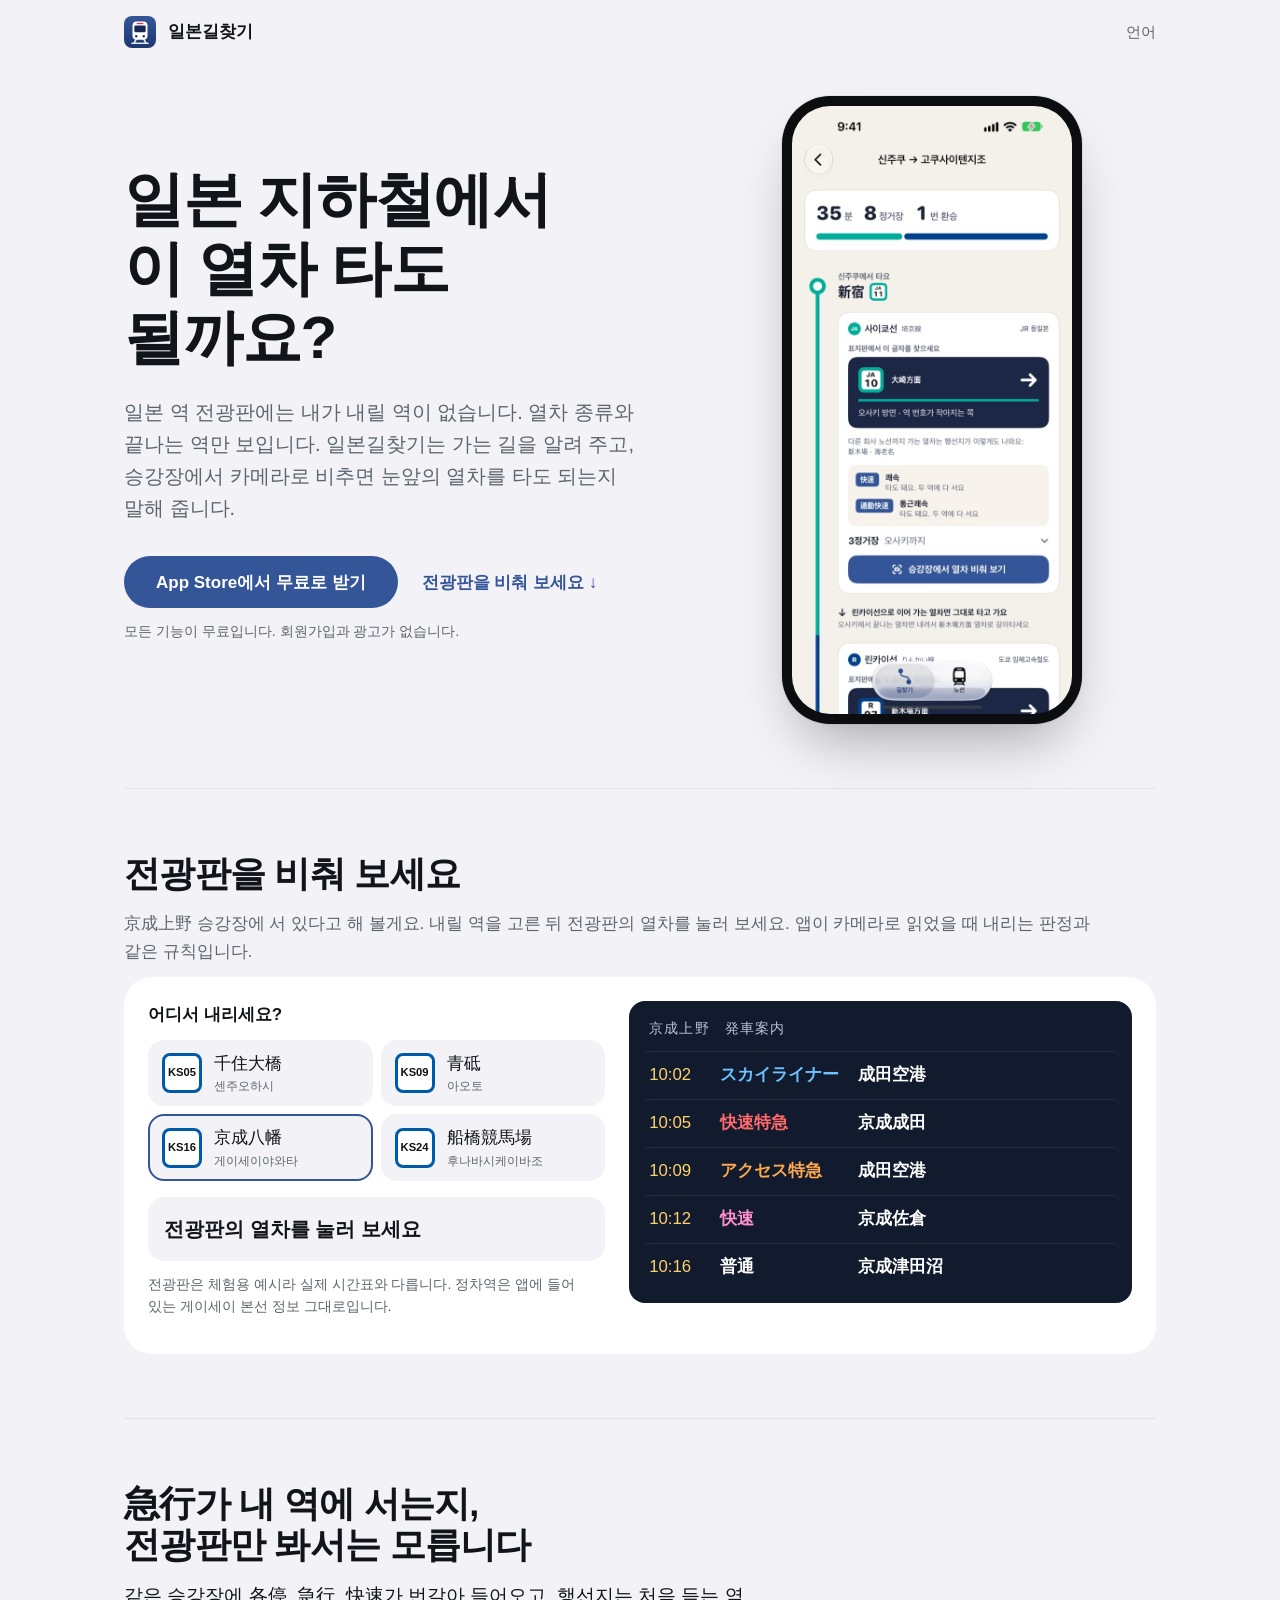
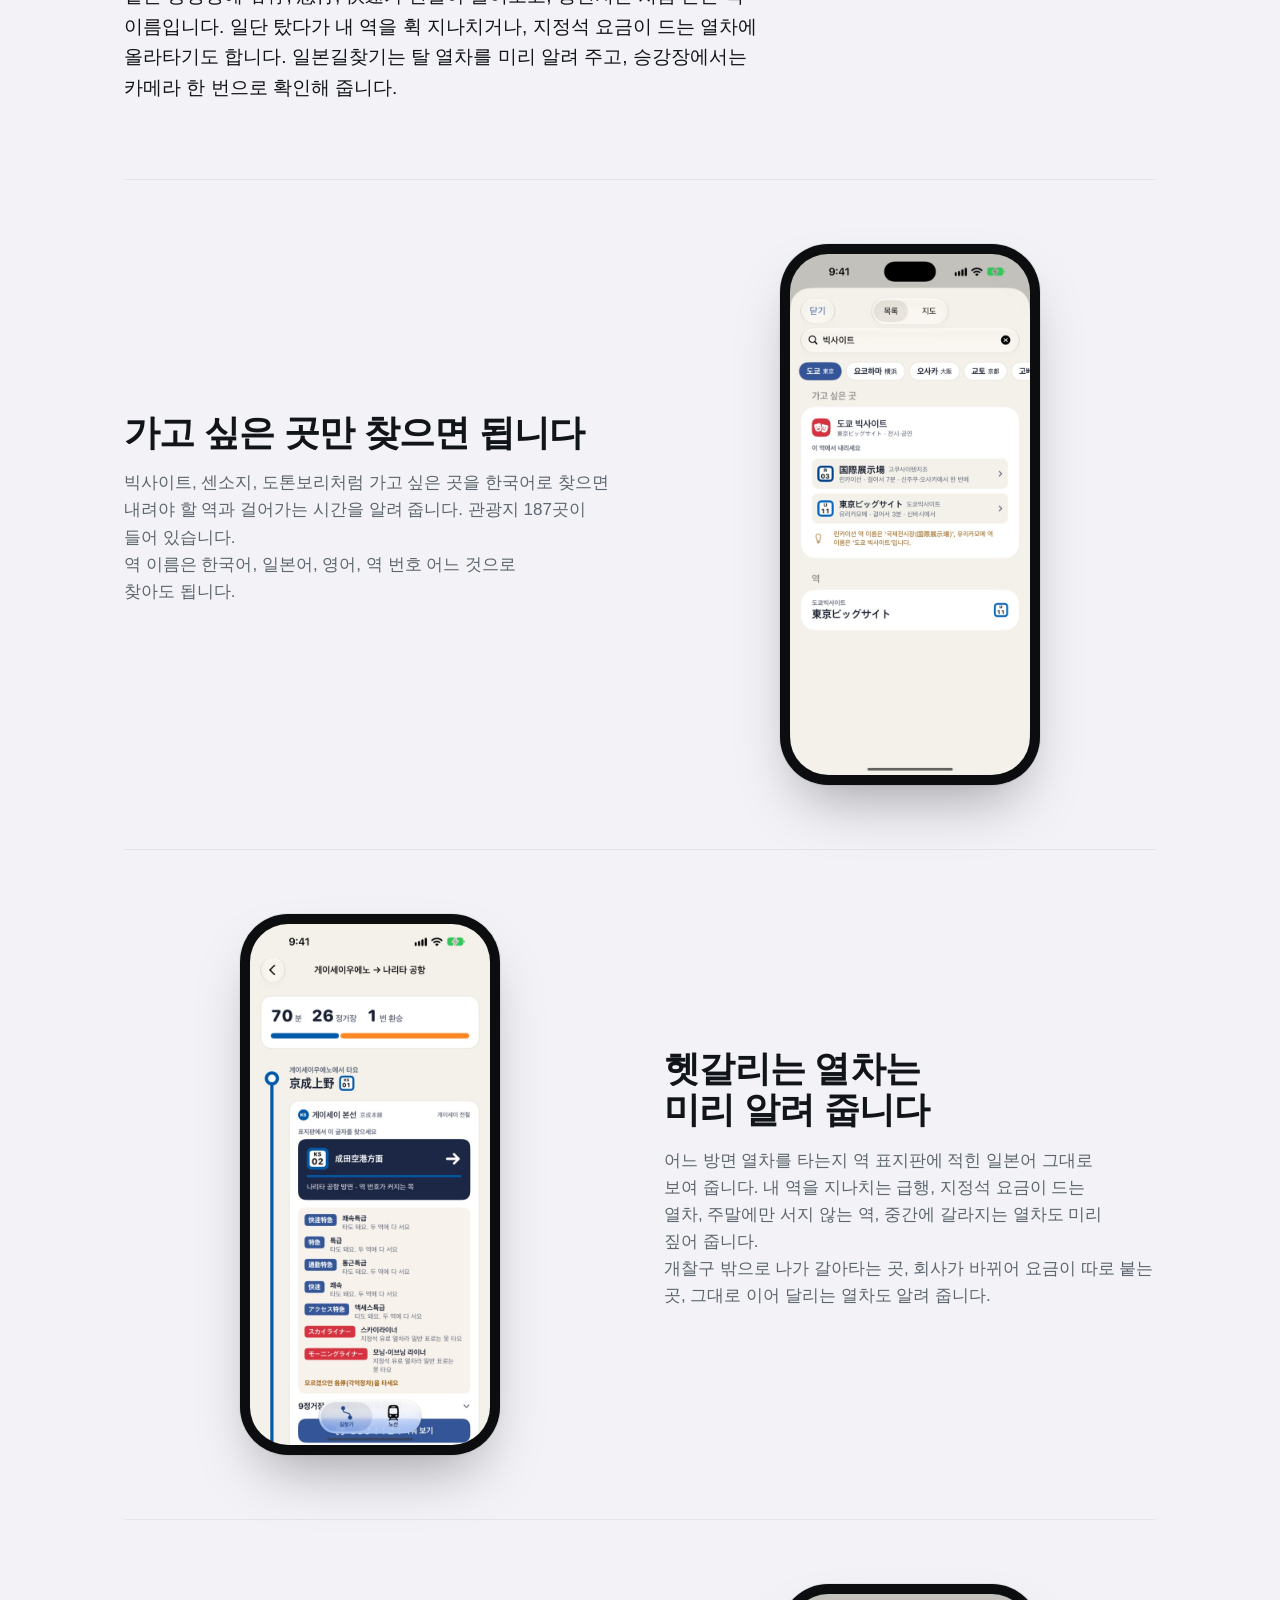
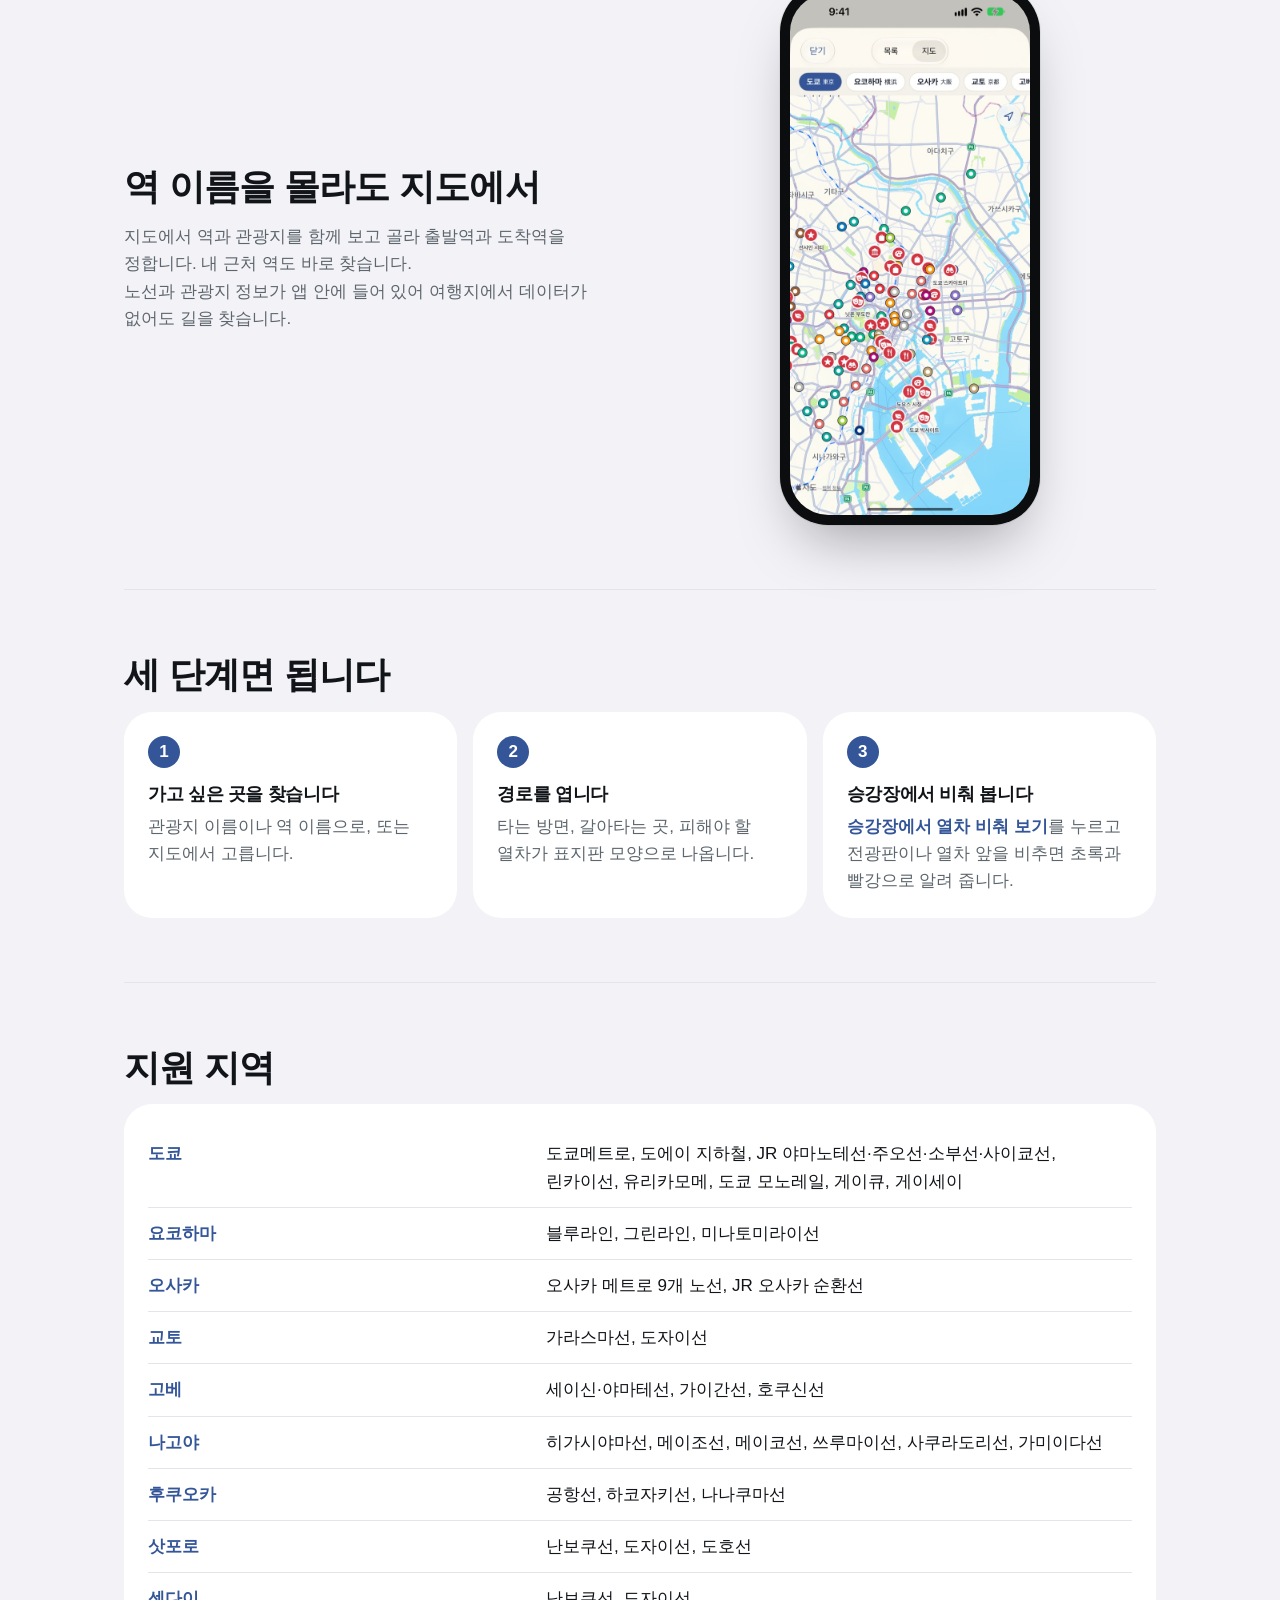
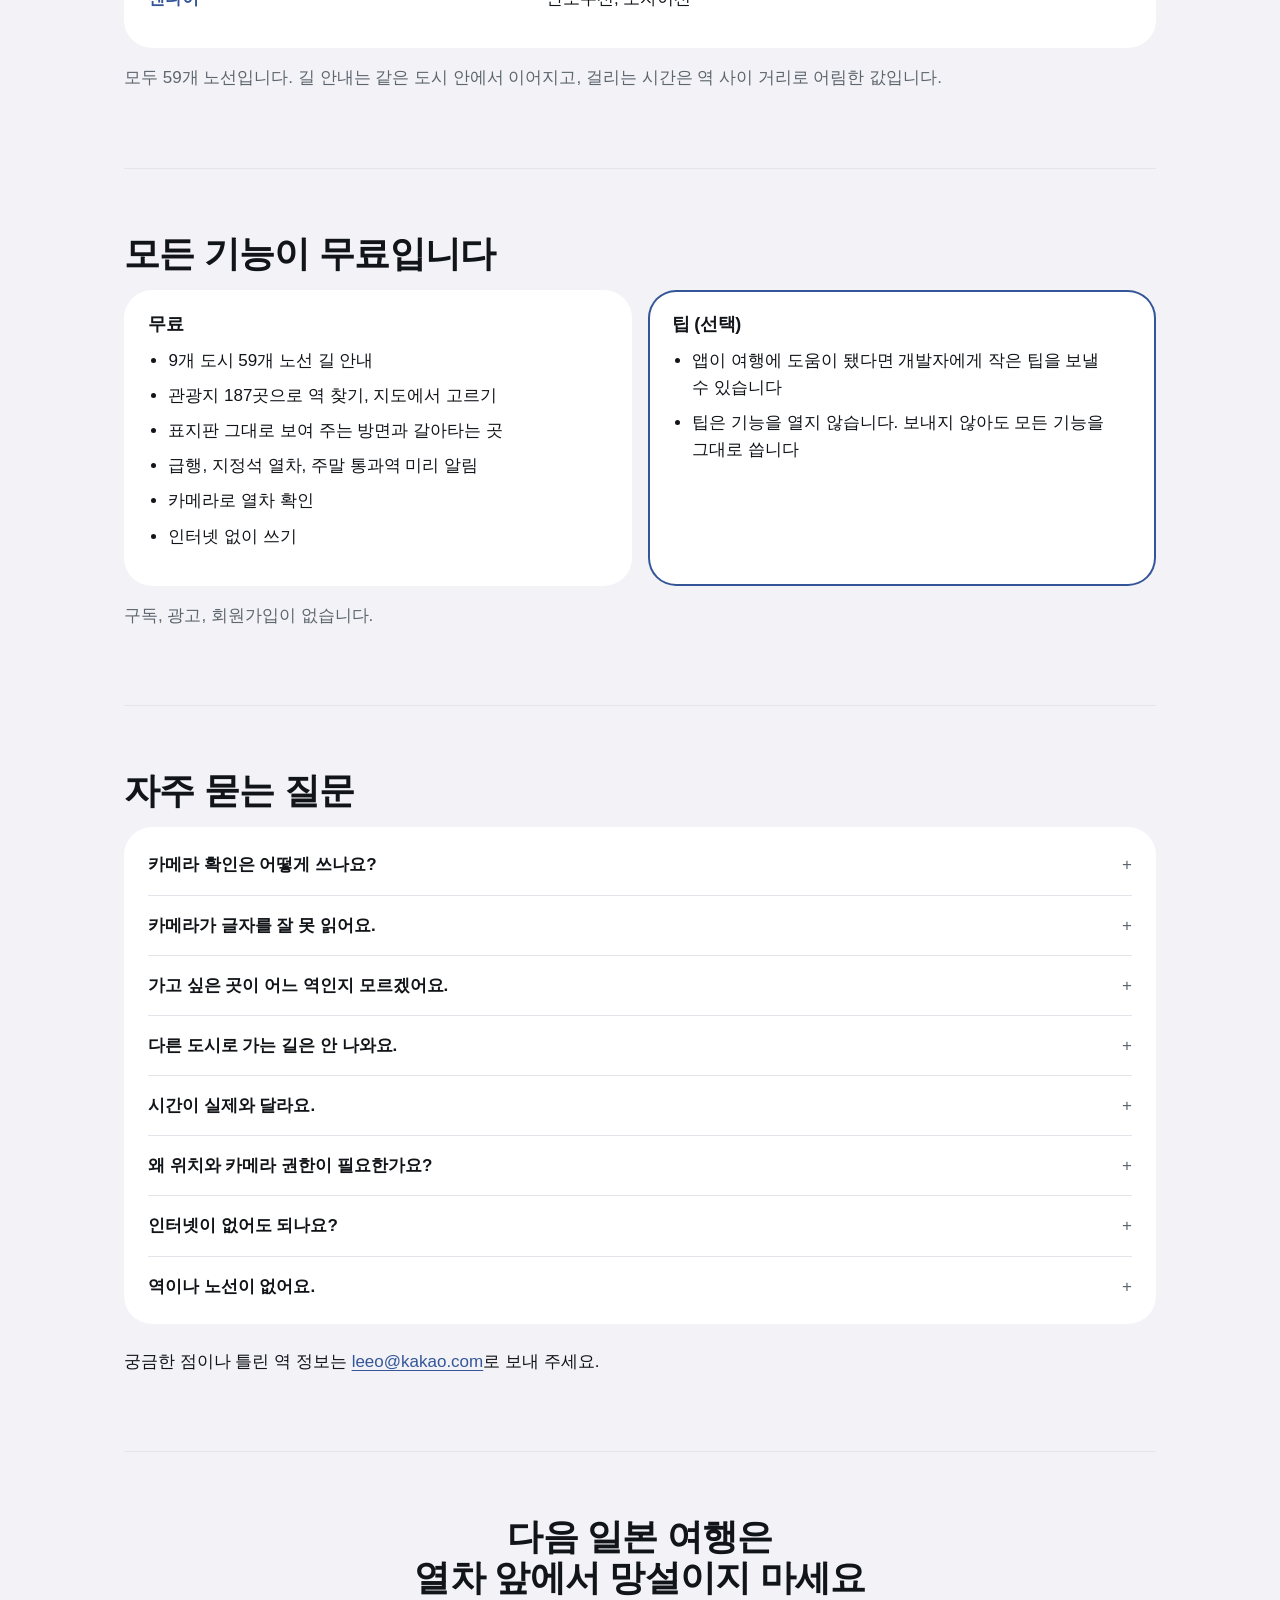
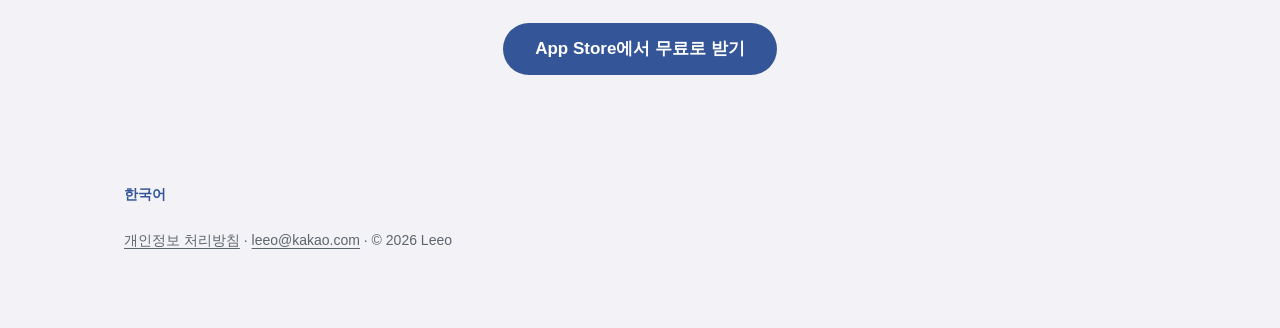
<file: docs/index.html>
<!doctype html>
<html lang="ko">
<head>
  <meta charset="utf-8">
  <meta name="viewport" content="width=device-width, initial-scale=1">
  <title>일본길찾기: 이 열차 타도 될까, 카메라로 확인하는 일본 지하철 안내</title>
  <meta name="description" content="가고 싶은 곳만 찾으면 내릴 역과 타는 방면을 표지판 그대로 알려 주고, 승강장에서 열차를 비추면 타도 되는지 알려 주는 앱. 도쿄, 오사카 등 9개 도시.">
  <meta name="theme-color" content="#345698" media="(prefers-color-scheme: light)">
  <meta name="theme-color" content="#0E131E" media="(prefers-color-scheme: dark)">
  <meta name="apple-itunes-app" content="app-id=6827173470">
  <link rel="canonical" href="https://m1zz.github.io/JapanTransit/">
  <link rel="alternate" hreflang="ko" href="https://m1zz.github.io/JapanTransit/">
  <link rel="alternate" hreflang="x-default" href="https://m1zz.github.io/JapanTransit/">
  <meta property="og:type" content="website">
  <meta property="og:title" content="일본길찾기: 이 열차 타도 될까, 카메라로 확인하는 일본 지하철 안내">
  <meta property="og:description" content="가고 싶은 곳만 찾으면 내릴 역과 타는 방면을 표지판 그대로 알려 주고, 승강장에서 열차를 비추면 타도 되는지 알려 주는 앱. 도쿄, 오사카 등 9개 도시.">
  <meta property="og:url" content="https://m1zz.github.io/JapanTransit/">
  <meta property="og:image" content="https://m1zz.github.io/JapanTransit/img/ko/og.jpg">
  <meta name="twitter:card" content="summary_large_image">
  <link rel="icon" href="icon.png">
  <link rel="apple-touch-icon" href="icon.png">
  <link rel="stylesheet" href="sitegen.css">
  <link rel="stylesheet" href="demo.css">
  <style>:root{--accent:#345698}@media (prefers-color-scheme:dark){:root{--accent:#8FAEEE}}</style>
  <script>document.documentElement.classList.add("js")</script>
  <script>(function () {
    var P = {"ko": ""}, here = "ko", want;
    try { want = localStorage.getItem("sitegen-lang"); } catch (e) {}
    function match(tag) {
      var t = (tag || "").toLowerCase(), b = t.split("-")[0], ks = Object.keys(P), i;
      for (i = 0; i < ks.length; i++) if (ks[i].toLowerCase() === t) return ks[i];
      if (b === "zh") return /hant|tw|hk|mo/.test(t) ? (P["zh-Hant"] !== undefined ? "zh-Hant" : null) : (P["zh-Hans"] !== undefined ? "zh-Hans" : null);
      if (b === "no" || b === "nn") b = "nb";
      if (P[b] !== undefined) return b;
      for (i = 0; i < ks.length; i++) if (ks[i].toLowerCase().split("-")[0] === b) return ks[i];
      return null;
    }
    if (!(want in P)) {
      want = null;
      var ls = navigator.languages || [navigator.language];
      for (var i = 0; i < ls.length && !want; i++) want = match(ls[i]);
    }
    if (want && want !== here) location.replace(P[want] + location.hash);
  })();</script>
</head>
<body>
  <a class="skip" href="#main">본문으로 건너뛰기</a>
  <header class="bar">
    <a class="brand" href=""><img src="icon.png" alt="" width="32" height="32">일본길찾기</a>
    <a class="lang-link" href="#languages">언어</a>
  </header>

  <main id="main">
    <section class="hero">
      <div class="copy">
        <h1>일본 지하철에서<br>이 열차 타도 될까요?</h1>
        <p class="lead">일본 역 전광판에는 내가 내릴 역이 없습니다. 열차 종류와 끝나는 역만 보입니다. 일본길찾기는 가는 길을 알려 주고, 승강장에서 카메라로 비추면 눈앞의 열차를 타도 되는지 말해 줍니다.</p>
        <div class="actions"><a class="cta" href="https://apps.apple.com/app/id6827173470">App Store에서 무료로 받기</a><a class="try" href="#try">전광판을 비춰 보세요 ↓</a></div>
        <p class="muted small">모든 기능이 무료입니다. 회원가입과 광고가 없습니다.</p>
      </div>
      <div class="phone"><img src="img/ko/route.jpg" alt="일본 지하철에서 이 열차 타도 될까요?" width="600" height="1303" decoding="async"></div>
    </section>


    <section class="reveal" id="try">
      <h2>전광판을 비춰 보세요</h2>
      <p class="muted">京成上野 승강장에 서 있다고 해 볼게요. 내릴 역을 고른 뒤 전광판의 열차를 눌러 보세요. 앱이 카메라로 읽었을 때 내리는 판정과 같은 규칙입니다.</p>
      <div id="demo" class="card demo-card" data-text="{&quot;title&quot;: &quot;전광판을 비춰 보세요&quot;, &quot;lead&quot;: &quot;京成上野 승강장에 서 있다고 해 볼게요. 내릴 역을 고른 뒤 전광판의 열차를 눌러 보세요. 앱이 카메라로 읽었을 때 내리는 판정과 같은 규칙입니다.&quot;, &quot;pick&quot;: &quot;어디서 내리세요?&quot;, &quot;board&quot;: &quot;京成上野　発車案内&quot;, &quot;idle&quot;: &quot;전광판의 열차를 눌러 보세요&quot;, &quot;ok&quot;: &quot;타세요&quot;, &quot;okDetail&quot;: &quot;{dest}({destKo}) 방향이 맞아요. {name} 열차는 {to}에 서요.&quot;, &quot;skip&quot;: &quot;이 열차는 타지 마세요&quot;, &quot;skipDetail&quot;: &quot;{name} 열차는 {to}에 서지 않아요. 모든 역에 서는 普通(보통)을 타세요.&quot;, &quot;paidDetail&quot;: &quot;지정석 유료 열차라 일반 표로는 못 타요. 모든 역에 서는 普通(보통)을 타세요.&quot;, &quot;note&quot;: &quot;전광판은 체험용 예시라 실제 시간표와 다릅니다. 정차역은 앱에 들어 있는 게이세이 본선 정보 그대로입니다.&quot;}"></div>
    </section>

    <section class="problem reveal">
      <h2>急行가 내 역에 서는지, 전광판만 봐서는 모릅니다</h2>
      <p>같은 승강장에 各停, 急行, 快速가 번갈아 들어오고, 행선지는 처음 듣는 역 이름입니다. 일단 탔다가 내 역을 휙 지나치거나, 지정석 요금이 드는 열차에 올라타기도 합니다. 일본길찾기는 탈 열차를 미리 알려 주고, 승강장에서는 카메라 한 번으로 확인해 줍니다.</p>
    </section>

    <section class="feature reveal">
      <div class="copy">
        <h2>가고 싶은 곳만 찾으면 됩니다</h2>
        <p>빅사이트, 센소지, 도톤보리처럼 가고 싶은 곳을 한국어로 찾으면 내려야 할 역과 걸어가는 시간을 알려 줍니다. 관광지 187곳이 들어 있습니다.<br>역 이름은 한국어, 일본어, 영어, 역 번호 어느 것으로 찾아도 됩니다.</p>
      </div>
      <div class="phone"><img src="img/ko/place.jpg" alt="가고 싶은 곳만 찾으면 됩니다" width="600" height="1303" loading="lazy" decoding="async"></div>
    </section>

    <section class="feature reveal">
      <div class="copy">
        <h2>헷갈리는 열차는 미리 알려 줍니다</h2>
        <p>어느 방면 열차를 타는지 역 표지판에 적힌 일본어 그대로 보여 줍니다. 내 역을 지나치는 급행, 지정석 요금이 드는 열차, 주말에만 서지 않는 역, 중간에 갈라지는 열차도 미리 짚어 줍니다.<br>개찰구 밖으로 나가 갈아타는 곳, 회사가 바뀌어 요금이 따로 붙는 곳, 그대로 이어 달리는 열차도 알려 줍니다.</p>
      </div>
      <div class="phone"><img src="img/ko/express.jpg" alt="헷갈리는 열차는 미리 알려 줍니다" width="600" height="1303" loading="lazy" decoding="async"></div>
    </section>

    <section class="feature reveal">
      <div class="copy">
        <h2>역 이름을 몰라도 지도에서</h2>
        <p>지도에서 역과 관광지를 함께 보고 골라 출발역과 도착역을 정합니다. 내 근처 역도 바로 찾습니다.<br>노선과 관광지 정보가 앱 안에 들어 있어 여행지에서 데이터가 없어도 길을 찾습니다.</p>
      </div>
      <div class="phone"><img src="img/ko/map.jpg" alt="역 이름을 몰라도 지도에서" width="600" height="1303" loading="lazy" decoding="async"></div>
    </section>

    <section class="reveal">
      <h2>세 단계면 됩니다</h2>
      <ol class="steps"><li class="card"><span class="n">1</span><h3>가고 싶은 곳을 찾습니다</h3><p>관광지 이름이나 역 이름으로, 또는 지도에서 고릅니다.</p></li>
<li class="card"><span class="n">2</span><h3>경로를 엽니다</h3><p>타는 방면, 갈아타는 곳, 피해야 할 열차가 표지판 모양으로 나옵니다.</p></li>
<li class="card"><span class="n">3</span><h3>승강장에서 비춰 봅니다</h3><p><code>승강장에서 열차 비춰 보기</code>를 누르고 전광판이나 열차 앞을 비추면 초록과 빨강으로 알려 줍니다.</p></li></ol>
    </section>

    <section class="reveal" id="commands">
      <h2>지원 지역</h2>
      <div class="card table">
        <dl><div><dt>도쿄</dt><dd>도쿄메트로, 도에이 지하철, JR 야마노테선·주오선·소부선·사이쿄선, 린카이선, 유리카모메, 도쿄 모노레일, 게이큐, 게이세이</dd></div><div><dt>요코하마</dt><dd>블루라인, 그린라인, 미나토미라이선</dd></div><div><dt>오사카</dt><dd>오사카 메트로 9개 노선, JR 오사카 순환선</dd></div><div><dt>교토</dt><dd>가라스마선, 도자이선</dd></div><div><dt>고베</dt><dd>세이신·야마테선, 가이간선, 호쿠신선</dd></div><div><dt>나고야</dt><dd>히가시야마선, 메이조선, 메이코선, 쓰루마이선, 사쿠라도리선, 가미이다선</dd></div><div><dt>후쿠오카</dt><dd>공항선, 하코자키선, 나나쿠마선</dd></div><div><dt>삿포로</dt><dd>난보쿠선, 도자이선, 도호선</dd></div><div><dt>센다이</dt><dd>난보쿠선, 도자이선</dd></div></dl>
      </div>
      <p class="muted">모두 59개 노선입니다. 길 안내는 같은 도시 안에서 이어지고, 걸리는 시간은 역 사이 거리로 어림한 값입니다.</p>
    </section>


    <section class="reveal" id="pricing">
      <h2>모든 기능이 무료입니다</h2>
      <div class="plans">
        <div class="card plan free">
          <h3>무료</h3>
          <ul><li>9개 도시 59개 노선 길 안내</li><li>관광지 187곳으로 역 찾기, 지도에서 고르기</li><li>표지판 그대로 보여 주는 방면과 갈아타는 곳</li><li>급행, 지정석 열차, 주말 통과역 미리 알림</li><li>카메라로 열차 확인</li><li>인터넷 없이 쓰기</li></ul>
          
        </div>
        <div class="card plan pro">
          <h3>팁 (선택)</h3>
          <ul><li>앱이 여행에 도움이 됐다면 개발자에게 작은 팁을 보낼 수 있습니다</li><li>팁은 기능을 열지 않습니다. 보내지 않아도 모든 기능을 그대로 씁니다</li></ul>
          
        </div>
      </div>
      <p class="muted">구독, 광고, 회원가입이 없습니다.</p>
    </section>

    <section class="reveal" id="faq">
      <h2>자주 묻는 질문</h2>
      <div class="faq"><details><summary>카메라 확인은 어떻게 쓰나요?</summary><p>경로를 연 뒤 타는 구간의 <code>승강장에서 열차 비춰 보기</code>를 누르고, 승강장의 전광판이나 열차 앞의 행선지 표시를 화면에 크게 비춰 주세요. 초록이면 타도 되는 열차, 빨강이면 반대 방향이거나 내 역에 서지 않는 열차입니다.</p></details>
<details><summary>카메라가 글자를 잘 못 읽어요.</summary><p>어둡거나 멀거나 비스듬하면 읽기 어렵습니다. 가까이서 정면으로 비춰 보세요. 결과는 참고용이니, 헷갈리면 역의 표지판과 안내도 함께 확인해 주세요.</p></details>
<details><summary>가고 싶은 곳이 어느 역인지 모르겠어요.</summary><p>역 고르기 화면에서 관광지 이름을 한국어나 일본어로 찾아보세요. 가까운 역과 걸어가는 시간이 함께 나옵니다. 위쪽의 <code>지도</code>로 바꾸면 관광지와 역을 지도에서 함께 볼 수 있습니다.</p></details>
<details><summary>다른 도시로 가는 길은 안 나와요.</summary><p>지금은 같은 도시 안의 지하철과 전철만 잇습니다. 도쿄에서 오사카처럼 신칸센으로 가는 길은 아직 안내하지 않습니다.</p></details>
<details><summary>시간이 실제와 달라요.</summary><p>걸리는 시간은 역 사이 거리로 어림한 값입니다. 실제 시간표와 운행 상황은 역의 안내를 따라 주세요.</p></details>
<details><summary>왜 위치와 카메라 권한이 필요한가요?</summary><p>위치는 내 근처 역을 찾을 때만, 카메라는 전광판과 열차 앞 표시를 읽을 때만 씁니다. 둘 다 기기 안에서만 쓰고 저장하거나 보내지 않습니다. 허용하지 않아도 역을 직접 골라 길 안내를 쓸 수 있습니다.</p></details>
<details><summary>인터넷이 없어도 되나요?</summary><p>네. 노선과 관광지 정보가 앱 안에 들어 있어 길 찾기와 카메라 확인 모두 인터넷 없이 됩니다.</p></details>
<details><summary>역이나 노선이 없어요.</summary><p>역 이름과 노선을 메일로 알려 주시면 다음 업데이트에 반영하겠습니다. 틀린 역 정보도 알려 주세요.</p></details></div>
      <p class="contact">궁금한 점이나 틀린 역 정보는 <a href="mailto:leeo@kakao.com">leeo@kakao.com</a>로 보내 주세요.</p>
    </section>

    <section class="closing reveal">
      <h2>다음 일본 여행은<br>열차 앞에서 망설이지 마세요</h2>
      <a class="cta" href="https://apps.apple.com/app/id6827173470">App Store에서 무료로 받기</a>
    </section>
  </main>

  <footer>
    <nav id="languages" class="langs" aria-label="언어"><a href="" hreflang="ko" lang="ko" aria-current="page">한국어</a></nav>
    <p><a href="privacy.html">개인정보 처리방침</a> · <a href="mailto:leeo@kakao.com">leeo@kakao.com</a> · © 2026 Leeo</p>
  </footer>

  <script>
    const io = new IntersectionObserver(es => es.forEach(e => {
      if (e.isIntersecting) { e.target.classList.add("in"); io.unobserve(e.target) }
    }), { rootMargin: "0px 0px -10% 0px" });
    document.querySelectorAll(".reveal").forEach(el => io.observe(el));
    document.querySelectorAll(".langs a").forEach(a => a.addEventListener("click", () => {
      try { localStorage.setItem("sitegen-lang", a.hreflang) } catch (e) {}
    }));
  </script>
  <script src="demo.js"></script>
</body>
</html>
</file>
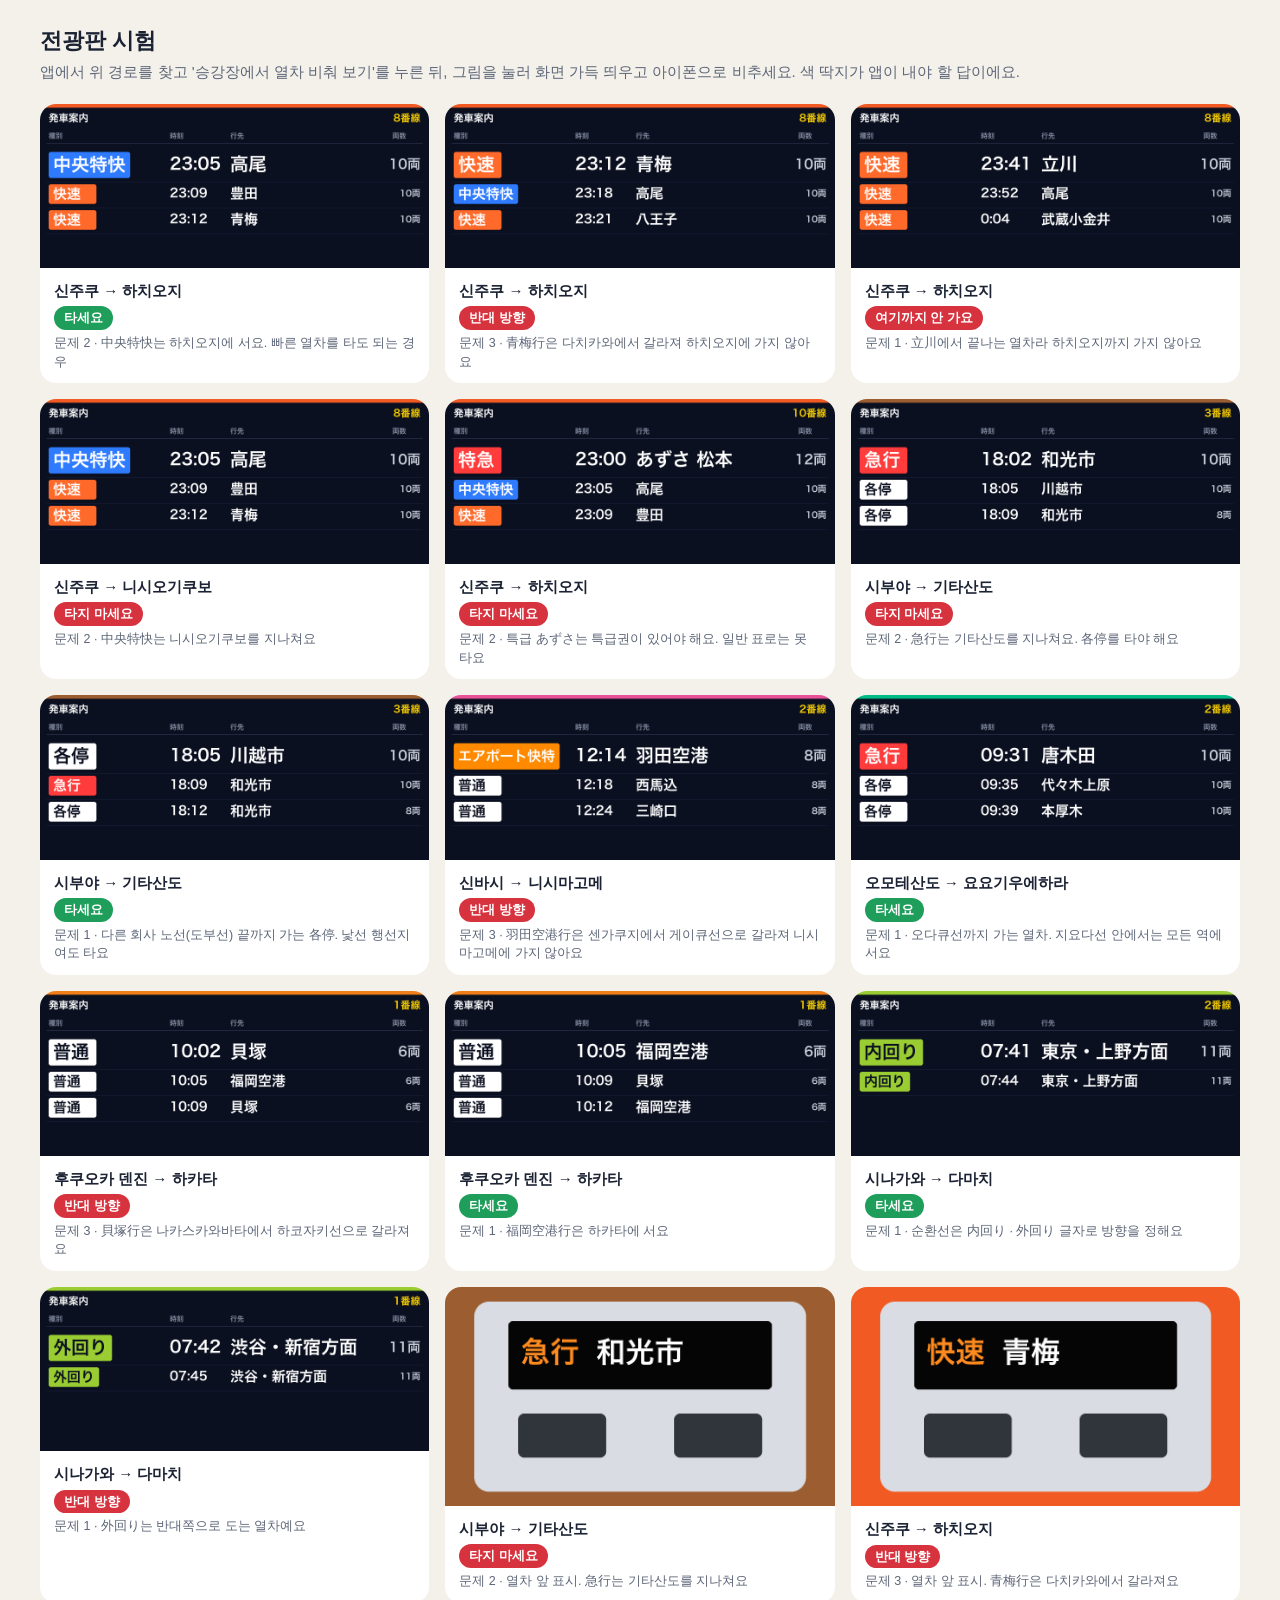
<file: JapanTransitTests/Boards/index.html>
<!doctype html>
<html lang="ko"><meta charset="utf-8"><meta name="viewport" content="width=device-width,initial-scale=1">
<title>전광판 시험</title>
<style>
  :root { color-scheme: light dark; --bg:#F4F1EA; --card:#fff; --ink:#1A2233; --soft:#5D6678; }
  @media (prefers-color-scheme: dark) { :root { --bg:#0E131E; --card:#182030; --ink:#ECEEF3; --soft:#A3ABBB; } }
  body { margin:0; padding:24px 16px; background:var(--bg); color:var(--ink); font:15px/1.5 -apple-system,sans-serif; }
  main { max-width:1200px; margin:auto; }
  h1 { font-size:22px; margin:0 0 4px; } p { color:var(--soft); margin:0 0 20px; }
  .grid { display:grid; grid-template-columns:repeat(auto-fill,minmax(340px,1fr)); gap:16px; }
  figure { margin:0; background:var(--card); border-radius:16px; overflow:hidden; }
  img { width:100%; display:block; cursor:zoom-in; background:#000; }
  img:fullscreen { object-fit:contain; cursor:zoom-out; }
  figcaption { padding:12px 14px; display:grid; gap:4px; }
  .v { justify-self:start; color:#fff; font-weight:700; font-size:13px; padding:2px 10px; border-radius:99px; }
  small { color:var(--soft); }
</style>
<main>
<h1>전광판 시험</h1>
<p>앱에서 위 경로를 찾고 '승강장에서 열차 비춰 보기'를 누른 뒤, 그림을 눌러 화면 가득 띄우고 아이폰으로 비추세요. 색 딱지가 앱이 내야 할 답이에요.</p>
<div class="grid">
  <figure>
    <img src="01-chuo-tokkai.png" alt="中央特快는 하치오지에 서요. 빠른 열차를 타도 되는 경우" onclick="this.requestFullscreen?.()">
    <figcaption>
      <b>신주쿠 → 하치오지</b>
      <span class="v" style="background:#1E9E5A">타세요</span>
      <small>문제 2 · 中央特快는 하치오지에 서요. 빠른 열차를 타도 되는 경우</small>
    </figcaption>
  </figure>
  <figure>
    <img src="02-chuo-branch.png" alt="青梅行은 다치카와에서 갈라져 하치오지에 가지 않아요" onclick="this.requestFullscreen?.()">
    <figcaption>
      <b>신주쿠 → 하치오지</b>
      <span class="v" style="background:#D6333F">반대 방향</span>
      <small>문제 3 · 青梅行은 다치카와에서 갈라져 하치오지에 가지 않아요</small>
    </figcaption>
  </figure>
  <figure>
    <img src="03-chuo-short.png" alt="立川에서 끝나는 열차라 하치오지까지 가지 않아요" onclick="this.requestFullscreen?.()">
    <figcaption>
      <b>신주쿠 → 하치오지</b>
      <span class="v" style="background:#D6333F">여기까지 안 가요</span>
      <small>문제 1 · 立川에서 끝나는 열차라 하치오지까지 가지 않아요</small>
    </figcaption>
  </figure>
  <figure>
    <img src="04-chuo-skip.png" alt="中央特快는 니시오기쿠보를 지나쳐요" onclick="this.requestFullscreen?.()">
    <figcaption>
      <b>신주쿠 → 니시오기쿠보</b>
      <span class="v" style="background:#D6333F">타지 마세요</span>
      <small>문제 2 · 中央特快는 니시오기쿠보를 지나쳐요</small>
    </figcaption>
  </figure>
  <figure>
    <img src="05-chuo-paid.png" alt="특급 あずさ는 특급권이 있어야 해요. 일반 표로는 못 타요" onclick="this.requestFullscreen?.()">
    <figcaption>
      <b>신주쿠 → 하치오지</b>
      <span class="v" style="background:#D6333F">타지 마세요</span>
      <small>문제 2 · 특급 あずさ는 특급권이 있어야 해요. 일반 표로는 못 타요</small>
    </figcaption>
  </figure>
  <figure>
    <img src="06-fukutoshin-express.png" alt="急行는 기타산도를 지나쳐요. 各停를 타야 해요" onclick="this.requestFullscreen?.()">
    <figcaption>
      <b>시부야 → 기타산도</b>
      <span class="v" style="background:#D6333F">타지 마세요</span>
      <small>문제 2 · 急行는 기타산도를 지나쳐요. 各停를 타야 해요</small>
    </figcaption>
  </figure>
  <figure>
    <img src="07-fukutoshin-local.png" alt="다른 회사 노선(도부선) 끝까지 가는 各停. 낯선 행선지여도 타요" onclick="this.requestFullscreen?.()">
    <figcaption>
      <b>시부야 → 기타산도</b>
      <span class="v" style="background:#1E9E5A">타세요</span>
      <small>문제 1 · 다른 회사 노선(도부선) 끝까지 가는 各停. 낯선 행선지여도 타요</small>
    </figcaption>
  </figure>
  <figure>
    <img src="08-asakusa-junction.png" alt="羽田空港行은 센가쿠지에서 게이큐선으로 갈라져 니시마고메에 가지 않아요" onclick="this.requestFullscreen?.()">
    <figcaption>
      <b>신바시 → 니시마고메</b>
      <span class="v" style="background:#D6333F">반대 방향</span>
      <small>문제 3 · 羽田空港行은 센가쿠지에서 게이큐선으로 갈라져 니시마고메에 가지 않아요</small>
    </figcaption>
  </figure>
  <figure>
    <img src="09-chiyoda-through.png" alt="오다큐선까지 가는 열차. 지요다선 안에서는 모든 역에 서요" onclick="this.requestFullscreen?.()">
    <figcaption>
      <b>오모테산도 → 요요기우에하라</b>
      <span class="v" style="background:#1E9E5A">타세요</span>
      <small>문제 1 · 오다큐선까지 가는 열차. 지요다선 안에서는 모든 역에 서요</small>
    </figcaption>
  </figure>
  <figure>
    <img src="10-fukuoka-branch.png" alt="貝塚行은 나카스카와바타에서 하코자키선으로 갈라져요" onclick="this.requestFullscreen?.()">
    <figcaption>
      <b>후쿠오카 덴진 → 하카타</b>
      <span class="v" style="background:#D6333F">반대 방향</span>
      <small>문제 3 · 貝塚行은 나카스카와바타에서 하코자키선으로 갈라져요</small>
    </figcaption>
  </figure>
  <figure>
    <img src="11-fukuoka-airport.png" alt="福岡空港行은 하카타에 서요" onclick="this.requestFullscreen?.()">
    <figcaption>
      <b>후쿠오카 덴진 → 하카타</b>
      <span class="v" style="background:#1E9E5A">타세요</span>
      <small>문제 1 · 福岡空港行은 하카타에 서요</small>
    </figcaption>
  </figure>
  <figure>
    <img src="12-yamanote-inner.png" alt="순환선은 内回り · 外回り 글자로 방향을 정해요" onclick="this.requestFullscreen?.()">
    <figcaption>
      <b>시나가와 → 다마치</b>
      <span class="v" style="background:#1E9E5A">타세요</span>
      <small>문제 1 · 순환선은 内回り · 外回り 글자로 방향을 정해요</small>
    </figcaption>
  </figure>
  <figure>
    <img src="13-yamanote-outer.png" alt="外回り는 반대쪽으로 도는 열차예요" onclick="this.requestFullscreen?.()">
    <figcaption>
      <b>시나가와 → 다마치</b>
      <span class="v" style="background:#D6333F">반대 방향</span>
      <small>문제 1 · 外回り는 반대쪽으로 도는 열차예요</small>
    </figcaption>
  </figure>
  <figure>
    <img src="14-front-fukutoshin.png" alt="열차 앞 표시. 急行는 기타산도를 지나쳐요" onclick="this.requestFullscreen?.()">
    <figcaption>
      <b>시부야 → 기타산도</b>
      <span class="v" style="background:#D6333F">타지 마세요</span>
      <small>문제 2 · 열차 앞 표시. 急行는 기타산도를 지나쳐요</small>
    </figcaption>
  </figure>
  <figure>
    <img src="15-front-chuo.png" alt="열차 앞 표시. 青梅行은 다치카와에서 갈라져요" onclick="this.requestFullscreen?.()">
    <figcaption>
      <b>신주쿠 → 하치오지</b>
      <span class="v" style="background:#D6333F">반대 방향</span>
      <small>문제 3 · 열차 앞 표시. 青梅行은 다치카와에서 갈라져요</small>
    </figcaption>
  </figure>
</div>
</main>
</html>
</file>
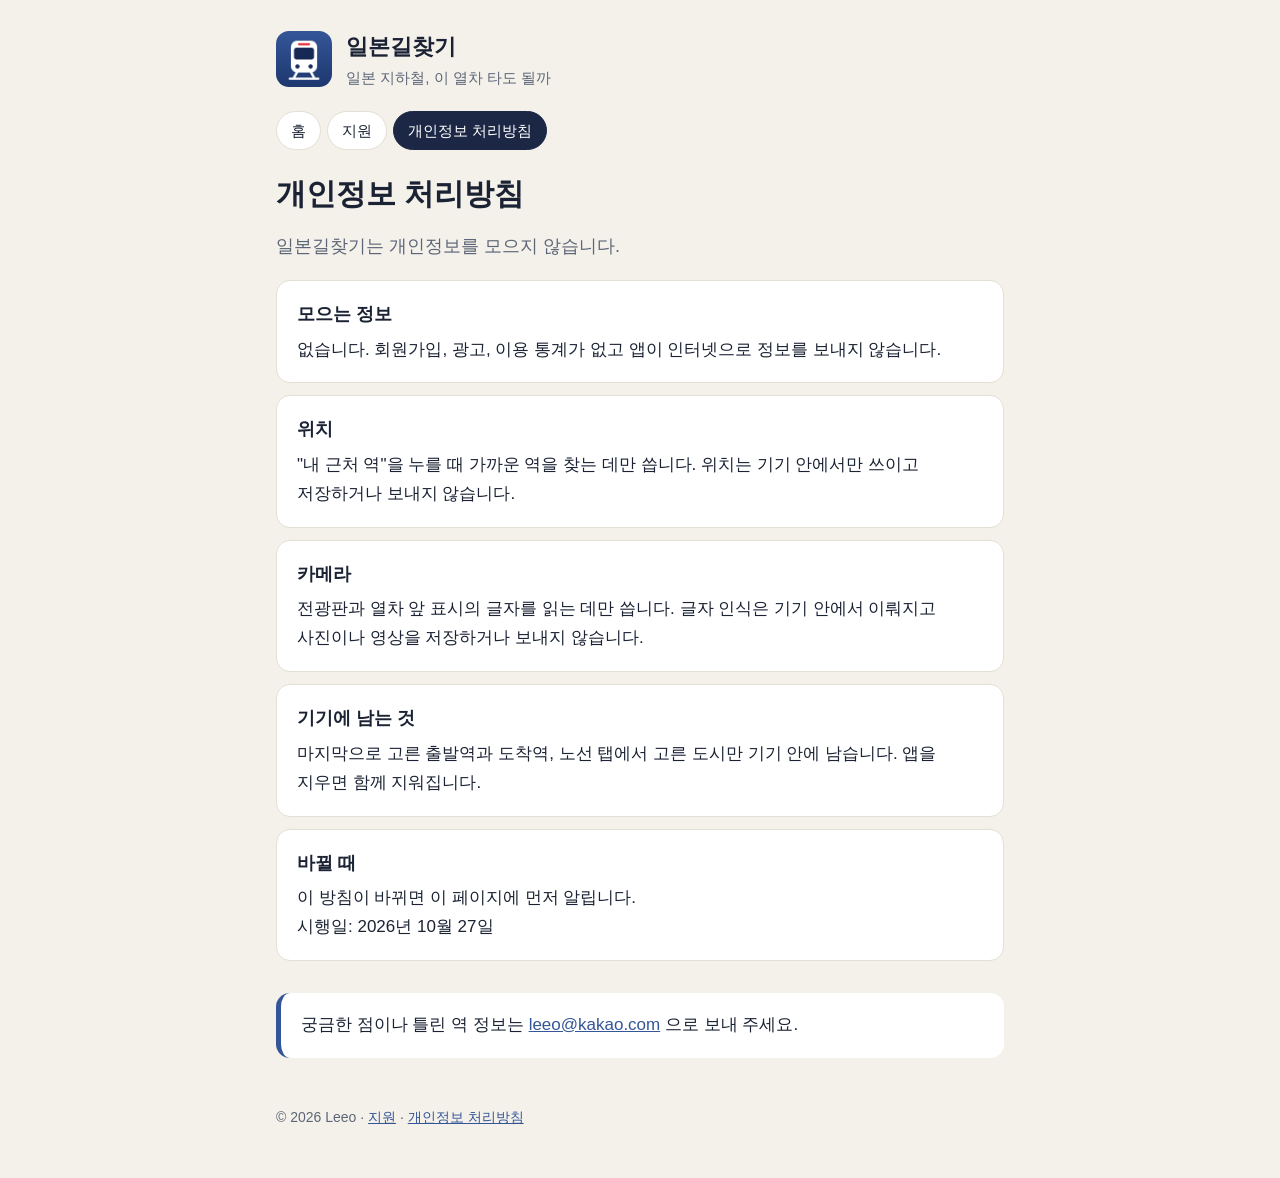
<file: docs/privacy.html>
<!doctype html>
<html lang="ko">
<head>
<meta charset="utf-8">
<meta name="viewport" content="width=device-width,initial-scale=1">
<meta name="color-scheme" content="light dark">
<title>개인정보 처리방침 · 일본길찾기</title>
<meta name="description" content="일본길찾기는 개인정보를 모으지 않습니다.">
<link rel="canonical" href="https://m1zz.github.io/JapanTransit/privacy.html">
<link rel="alternate" hreflang="ko" href="https://m1zz.github.io/JapanTransit/privacy.html">
<link rel="stylesheet" href="style.css">
<link rel="icon" href="icon.png">
<link rel="apple-touch-icon" href="icon.png">
</head>
<body>
<div class="container">

  <header class="site">
    <img src="icon.png" alt="일본길찾기 앱 아이콘">
    <div>
      <div class="title">일본길찾기</div>
      <div class="subtitle">일본 지하철, 이 열차 타도 될까</div>
    </div>
  </header>

  <nav class="pages" aria-label="페이지">
    <a href="index.html">홈</a>
    <a href="support.html">지원</a>
    <a href="privacy.html" aria-current="page">개인정보 처리방침</a>
  </nav>

  <main>
    <h1>개인정보 처리방침</h1>
    <p class="lead">일본길찾기는 개인정보를 모으지 않습니다.</p>

    <div class="card">
      <h3>모으는 정보</h3>
      <p>없습니다. 회원가입, 광고, 이용 통계가 없고 앱이 인터넷으로 정보를 보내지 않습니다.</p>
    </div>

    <div class="card">
      <h3>위치</h3>
      <p>"내 근처 역"을 누를 때 가까운 역을 찾는 데만 씁니다. 위치는 기기 안에서만 쓰이고 저장하거나 보내지 않습니다.</p>
    </div>

    <div class="card">
      <h3>카메라</h3>
      <p>전광판과 열차 앞 표시의 글자를 읽는 데만 씁니다. 글자 인식은 기기 안에서 이뤄지고 사진이나 영상을 저장하거나 보내지 않습니다.</p>
    </div>

    <div class="card">
      <h3>기기에 남는 것</h3>
      <p>마지막으로 고른 출발역과 도착역, 노선 탭에서 고른 도시만 기기 안에 남습니다. 앱을 지우면 함께 지워집니다.</p>
    </div>

    <div class="card">
      <h3>바뀔 때</h3>
      <p>이 방침이 바뀌면 이 페이지에 먼저 알립니다.</p>
      <p>시행일: 2026년 10월 27일</p>
    </div>

    <div class="contact">
      궁금한 점이나 틀린 역 정보는 <a href="mailto:leeo@kakao.com">leeo@kakao.com</a> 으로 보내 주세요.
    </div>
  </main>

  <footer class="site">
    © 2026 Leeo · <a href="support.html">지원</a> · <a href="privacy.html">개인정보 처리방침</a>
  </footer>
</div>
</body>
</html>
</file>
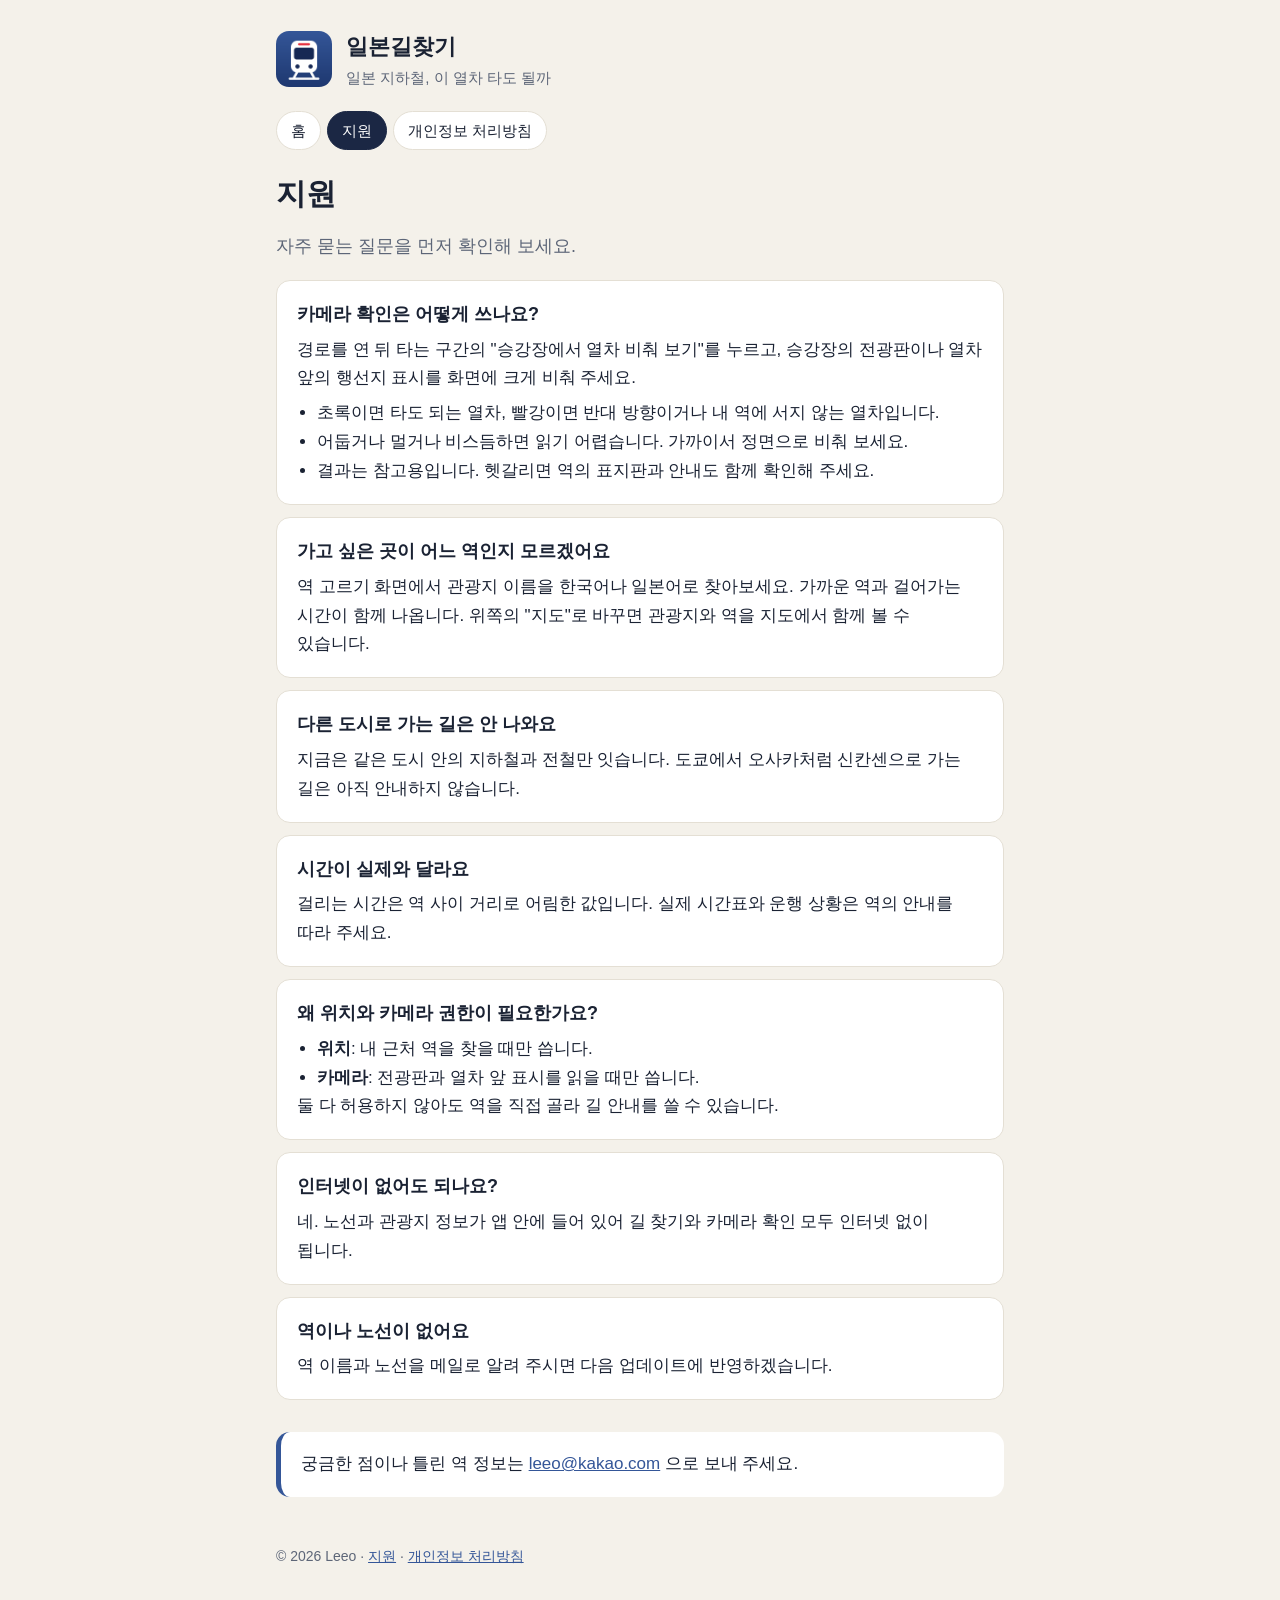
<file: docs/support.html>
<!doctype html>
<html lang="ko">
<head>
<meta charset="utf-8">
<meta name="viewport" content="width=device-width,initial-scale=1">
<meta name="color-scheme" content="light dark">
<title>지원 · 일본길찾기</title>
<meta name="description" content="일본길찾기 자주 묻는 질문과 문의 방법.">
<link rel="canonical" href="https://m1zz.github.io/JapanTransit/support.html">
<link rel="alternate" hreflang="ko" href="https://m1zz.github.io/JapanTransit/support.html">
<link rel="stylesheet" href="style.css">
<link rel="icon" href="icon.png">
<link rel="apple-touch-icon" href="icon.png">
</head>
<body>
<div class="container">

  <header class="site">
    <img src="icon.png" alt="일본길찾기 앱 아이콘">
    <div>
      <div class="title">일본길찾기</div>
      <div class="subtitle">일본 지하철, 이 열차 타도 될까</div>
    </div>
  </header>

  <nav class="pages" aria-label="페이지">
    <a href="index.html">홈</a>
    <a href="support.html" aria-current="page">지원</a>
    <a href="privacy.html">개인정보 처리방침</a>
  </nav>

  <main>
    <h1>지원</h1>
    <p class="lead">자주 묻는 질문을 먼저 확인해 보세요.</p>

    <div class="card">
      <h3>카메라 확인은 어떻게 쓰나요?</h3>
      <p>경로를 연 뒤 타는 구간의 "승강장에서 열차 비춰 보기"를 누르고, 승강장의 전광판이나 열차 앞의 행선지 표시를 화면에 크게 비춰 주세요.</p>
      <ul>
        <li>초록이면 타도 되는 열차, 빨강이면 반대 방향이거나 내 역에 서지 않는 열차입니다.</li>
        <li>어둡거나 멀거나 비스듬하면 읽기 어렵습니다. 가까이서 정면으로 비춰 보세요.</li>
        <li>결과는 참고용입니다. 헷갈리면 역의 표지판과 안내도 함께 확인해 주세요.</li>
      </ul>
    </div>

    <div class="card">
      <h3>가고 싶은 곳이 어느 역인지 모르겠어요</h3>
      <p>역 고르기 화면에서 관광지 이름을 한국어나 일본어로 찾아보세요. 가까운 역과 걸어가는 시간이 함께 나옵니다. 위쪽의 "지도"로 바꾸면 관광지와 역을 지도에서 함께 볼 수 있습니다.</p>
    </div>

    <div class="card">
      <h3>다른 도시로 가는 길은 안 나와요</h3>
      <p>지금은 같은 도시 안의 지하철과 전철만 잇습니다. 도쿄에서 오사카처럼 신칸센으로 가는 길은 아직 안내하지 않습니다.</p>
    </div>

    <div class="card">
      <h3>시간이 실제와 달라요</h3>
      <p>걸리는 시간은 역 사이 거리로 어림한 값입니다. 실제 시간표와 운행 상황은 역의 안내를 따라 주세요.</p>
    </div>

    <div class="card">
      <h3>왜 위치와 카메라 권한이 필요한가요?</h3>
      <ul>
        <li><strong>위치</strong>: 내 근처 역을 찾을 때만 씁니다.</li>
        <li><strong>카메라</strong>: 전광판과 열차 앞 표시를 읽을 때만 씁니다.</li>
      </ul>
      <p>둘 다 허용하지 않아도 역을 직접 골라 길 안내를 쓸 수 있습니다.</p>
    </div>

    <div class="card">
      <h3>인터넷이 없어도 되나요?</h3>
      <p>네. 노선과 관광지 정보가 앱 안에 들어 있어 길 찾기와 카메라 확인 모두 인터넷 없이 됩니다.</p>
    </div>

    <div class="card">
      <h3>역이나 노선이 없어요</h3>
      <p>역 이름과 노선을 메일로 알려 주시면 다음 업데이트에 반영하겠습니다.</p>
    </div>

    <div class="contact">
      궁금한 점이나 틀린 역 정보는 <a href="mailto:leeo@kakao.com">leeo@kakao.com</a> 으로 보내 주세요.
    </div>
  </main>

  <footer class="site">
    © 2026 Leeo · <a href="support.html">지원</a> · <a href="privacy.html">개인정보 처리방침</a>
  </footer>
</div>
</body>
</html>
</file>
<file: docs/sitegen.css>
/* 앱 소개 페이지 공용 디자인. sitegen.py 가 각 레포 docs/sitegen.css 로 복사한다(앱의 다른 css 와 이름이 겹치지 않게). 여기서만 고친다.
   앱마다 다른 것은 --accent 하나(페이지 <style> 에서 넣는다). */

:root {
  --bg: #f2f2f7; --surface: #fff; --text: #111418; --muted: #5d666d; --line: #e3e5ea;
  --on-accent: #fff;
  --r-outer: 28px; --r-inner: 16px;          /* 안쪽 = 바깥 - 여백(12) */
  --s1: 4px; --s2: 8px; --s3: 12px; --s4: 16px; --s5: 24px; --s6: 32px; --s7: 48px; --s8: 64px; --s9: 96px;
  --ease: cubic-bezier(0.22, 1, 0.36, 1);
  color-scheme: light dark;
}
@media (prefers-color-scheme: dark) {
  :root { --bg: #0a0d0f; --surface: #141a1d; --text: #eef3f5; --muted: #93a0a6; --line: #232c30; --on-accent: #0a0d0f; }
}

* { box-sizing: border-box; }
html { scroll-behavior: smooth; -webkit-text-size-adjust: 100%; }
body {
  margin: 0; background: var(--bg); color: var(--text);
  font: 17px/1.6 -apple-system, BlinkMacSystemFont, "SF Pro Text", "Apple SD Gothic Neo", "Hiragino Sans",
        "PingFang SC", "Segoe UI", Roboto, "Noto Sans", "Noto Sans KR", "Noto Sans JP", "Noto Sans SC", sans-serif;
  -webkit-font-smoothing: antialiased;
}
:lang(ko) { word-break: keep-all; }
:lang(ja) { word-break: auto-phrase; }   /* 일본어: 단어 가운데서 줄이 바뀌지 않게 (지원하는 브라우저만) */
h1, h2, h3 { text-wrap: balance; margin: 0; line-height: 1.15; letter-spacing: -0.02em; }
p, li, dd, summary { text-wrap: pretty; }
h1 { font-size: clamp(2.25rem, 6vw, 3.75rem); font-weight: 700; }
h2 { font-size: clamp(1.625rem, 3.6vw, 2.25rem); font-weight: 700; margin-bottom: var(--s4); }
h3 { font-size: 1.125rem; font-weight: 600; }
p { margin: 0 0 var(--s3); }
a { color: var(--accent); text-underline-offset: 3px; }
code { font: inherit; font-weight: 600; color: var(--accent); }
.muted { color: var(--muted); }
.small { font-size: 0.875rem; }

/* 키보드 사용자: 본문 바로가기, 눈에 보이는 초점 */
.skip { position: absolute; left: var(--s4); top: -100px; padding: var(--s2) var(--s4);
        background: var(--surface); border-radius: var(--r-inner); z-index: 10; }
.skip:focus { top: var(--s4); }
:focus-visible { outline: 3px solid var(--accent); outline-offset: 3px; border-radius: 8px; }

/* 위 막대 */
.bar { display: flex; align-items: center; justify-content: space-between;
       max-width: 1080px; margin: 0 auto; padding: var(--s4) var(--s5); }
.brand { display: flex; align-items: center; gap: var(--s3); color: var(--text); text-decoration: none; font-weight: 600; }
.brand img { border-radius: 8px; }
.lang-link { color: var(--muted); text-decoration: none; font-size: 0.9375rem; }
.lang-link:hover { color: var(--text); }

main { max-width: 1080px; margin: 0 auto; padding: 0 var(--s5); }
main > section { padding: var(--s8) 0; }
main > section + section { border-top: 1px solid var(--line); }

/* 첫 화면: 무엇을 해 주는지 + 받기 + 실제 화면 */
.hero { display: grid; grid-template-columns: 1.2fr 1fr; gap: var(--s7); align-items: center; padding-top: var(--s6) !important; }
.hero h1 { margin-bottom: var(--s5); max-width: 14em; }
.lead { font-size: 1.25rem; color: var(--muted); max-width: 32em; margin-bottom: var(--s6); }

.cta { display: inline-flex; align-items: center; min-height: 52px; padding: 0 var(--s6);
       background: var(--accent); color: var(--on-accent); border-radius: 999px;
       font-weight: 600; text-decoration: none; margin-bottom: var(--s3);
       transition: transform .2s var(--ease), filter .2s var(--ease), box-shadow .2s var(--ease); }
.cta:hover { filter: brightness(1.08); transform: translateY(-1px);
             box-shadow: 0 8px 24px color-mix(in srgb, var(--accent) 35%, transparent); }
.cta:active { transform: translateY(0) scale(.98); filter: brightness(.95); }

.actions { display: flex; flex-wrap: wrap; align-items: center; gap: var(--s2) var(--s5); }
.try { font-weight: 600; text-decoration: none; margin-bottom: var(--s3); }
.try:hover { text-decoration: underline; }

/* 아이폰 화면 */
.phone { justify-self: center; width: min(300px, 72vw); padding: 10px; border-radius: 48px;
         background: #0b0d0f; box-shadow: 0 30px 60px -20px rgb(0 0 0 / .35), 0 0 0 1px var(--line); }
.phone img, .phone video { display: block; width: 100%; height: auto; border-radius: 38px; }
.plain { justify-self: center; width: 100%; }
.plain img, .plain video { display: block; width: 100%; height: auto; border-radius: var(--r-inner);
                           box-shadow: 0 24px 48px -20px rgb(0 0 0 / .3), 0 0 0 1px var(--line); }

/* 문제 */
.problem > * { max-width: 40rem; }
.problem p { font-size: 1.1875rem; }

/* 좋아지는 점: 글과 화면을 번갈아 */
.feature { display: grid; grid-template-columns: 1fr 1fr; gap: var(--s7); align-items: center; }
.feature:nth-of-type(odd) .copy { order: 2; }
.feature .phone { width: min(260px, 66vw); }
.feature .plain { max-width: 520px; }
.feature p { font-size: 1.0625rem; color: var(--muted); max-width: 30em; }

/* 시작하기 */
.card { background: var(--surface); border-radius: var(--r-outer); padding: var(--s5); }
.steps { list-style: none; padding: 0; margin: 0; display: grid; grid-template-columns: repeat(3, 1fr); gap: var(--s4); }
.steps .n { display: inline-grid; place-items: center; width: 32px; height: 32px; border-radius: 50%;
            background: var(--accent); color: var(--on-accent); font-weight: 700; margin-bottom: var(--s4); }
.steps h3 { margin-bottom: var(--s2); }
.steps p { color: var(--muted); margin: 0; }

/* 명령표 */
.table dl { margin: 0; }
.table div { display: grid; grid-template-columns: minmax(0, 22em) minmax(0, 1fr); gap: var(--s5);
             padding: var(--s3) 0; border-bottom: 1px solid var(--line); }
.table div:last-child { border-bottom: 0; }
.table dt { font-weight: 600; color: var(--accent); }
.table dd { margin: 0; }
#commands .muted { margin-top: var(--s4); }

/* 가격 */
.plans { display: grid; grid-template-columns: 1fr 1fr; gap: var(--s4); margin-bottom: var(--s4); }
.plan h3 { margin-bottom: var(--s3); }
.plan ul { margin: 0 0 var(--s3); padding-left: 1.2em; }
.plan li { margin-bottom: var(--s2); }
.plan.pro { box-shadow: inset 0 0 0 2px var(--accent); }

/* 자주 묻는 질문 */
.faq { background: var(--surface); border-radius: var(--r-outer); padding: var(--s2) var(--s5); }
details { border-bottom: 1px solid var(--line); }
details:last-child { border-bottom: 0; }
summary { cursor: pointer; list-style: none; padding: var(--s4) var(--s6) var(--s4) 0; font-weight: 600; position: relative; }
summary::-webkit-details-marker { display: none; }
summary::after { content: "+"; position: absolute; right: 0; top: var(--s4); color: var(--muted);
                 font-weight: 400; transition: transform .25s var(--ease); }
details[open] summary::after { transform: rotate(45deg); }
summary:hover { color: var(--accent); }
details p { color: var(--muted); padding-bottom: var(--s4); margin: 0; }
.contact { margin-top: var(--s5); }

/* 마지막 받기 */
.closing { text-align: center; }
.closing h2 { margin-bottom: var(--s5); }

footer { max-width: 1080px; margin: 0 auto; padding: var(--s6) var(--s5) var(--s8); color: var(--muted); font-size: 0.875rem; }
.langs { display: flex; flex-wrap: wrap; gap: var(--s2) var(--s4); margin-bottom: var(--s5); }
.langs a { color: var(--muted); text-decoration: none; }
.langs a:hover { color: var(--text); }
.langs a[aria-current] { color: var(--accent); font-weight: 600; }
footer a { color: inherit; }

/* 스크롤하면 부드럽게 나타난다. 스크립트가 없거나 동작 줄이기를 켰으면 처음부터 보인다. */
.js .reveal { opacity: 0; transform: translateY(24px); transition: opacity .8s var(--ease), transform .8s var(--ease); }
.js .reveal.in { opacity: 1; transform: none; }
@media (prefers-reduced-motion: reduce) {
  html { scroll-behavior: auto; }
  .js .reveal { opacity: 1; transform: none; transition: none; }
  .cta { transition: none; }
}

@media (max-width: 760px) {
  main { padding: 0 var(--s4); }
  .bar, footer { padding-left: var(--s4); padding-right: var(--s4); }
  main > section { padding: var(--s7) 0; }
  .hero, .feature { grid-template-columns: 1fr; gap: var(--s6); }
  .hero { text-align: left; }
  .feature:nth-of-type(odd) .copy { order: 0; }
  .steps, .plans { grid-template-columns: 1fr; }
  .table div { grid-template-columns: 1fr; gap: var(--s1); }
}
</file>
<file: docs/demo.css>
/* 일본길찾기 웹 체험. 전광판은 역의 LED 발차 안내처럼 남색 바탕, 판정은 앱의 카메라 화면처럼 초록과 빨강. */
.demo-card { display: grid; grid-template-columns: 1fr 1.1fr; gap: var(--s5); align-items: start; }
.jt-label { font-weight: 600; margin-bottom: var(--s3); }
.jt-dests { display: grid; grid-template-columns: 1fr 1fr; gap: var(--s2); margin-bottom: var(--s4); }
.jt-dest { display: flex; align-items: center; gap: var(--s3); min-height: 56px; padding: var(--s2) var(--s3);
           font: inherit; text-align: left; color: var(--text); background: var(--bg); border: 2px solid transparent;
           border-radius: var(--r-inner); cursor: pointer; transition: border-color .15s var(--ease), transform .15s var(--ease); }
.jt-dest:active { transform: scale(.97); }
.jt-dest[aria-checked="true"] { border-color: var(--accent); }
.jt-dest small { display: block; font-size: .75rem; color: var(--muted); }
.jt-code { flex: none; display: grid; place-items: center; width: 40px; height: 40px; border-radius: 8px;
           border: 3px solid #005AAA; background: #fff; color: #111; font-size: .7rem; font-weight: 800; }

.jt-board { background: #121a2e; border-radius: var(--r-inner); padding: var(--s3); color: #fff;
            font-family: "Hiragino Sans", "Noto Sans JP", sans-serif; }
.jt-head { font-size: .875rem; color: #b9c3d9; padding: var(--s1) var(--s2) var(--s3); letter-spacing: .08em; }
.jt-row { display: grid; grid-template-columns: 3.5em 7.5em 1fr; align-items: center; gap: var(--s3); width: 100%;
          min-height: 48px; padding: var(--s2); font: inherit; font-size: 1.05rem; color: #fff; text-align: left;
          background: transparent; border: 0; border-top: 1px solid rgb(255 255 255 / .08); cursor: pointer;
          border-radius: 8px; transition: background .15s var(--ease); }
.jt-row:hover { background: rgb(255 255 255 / .06); }
.jt-row.on { background: rgb(255 255 255 / .14); }
.jt-time { font-variant-numeric: tabular-nums; color: #ffd36b; }
.jt-type { font-weight: 700; white-space: nowrap; }
.jt-type.sky { color: #6cc4ff; } .jt-type.kt { color: #ff6a6a; } .jt-type.ac { color: #ffa94d; }
.jt-type.ks { color: #ff8fd0; } .jt-type.lo { color: #fff; }
.jt-to { font-weight: 600; }
.demo-card:not([data-used]) .jt-row:nth-child(3) { animation: jt-hint 1.6s var(--ease) infinite; }
@keyframes jt-hint { 50% { background: rgb(255 255 255 / .12); } }

.jt-verdict { border-radius: var(--r-inner); padding: var(--s4); margin-bottom: var(--s3); background: var(--bg);
              transition: background .2s var(--ease), color .2s var(--ease); }
.jt-verdict strong { display: block; font-size: 1.25rem; }
.jt-verdict p { margin: var(--s1) 0 0; }
.jt-verdict p:empty { display: none; }
.jt-verdict.ok { background: #1f8f4a; color: #fff; }
.jt-verdict.no { background: #c42d3a; color: #fff; }

@media (prefers-reduced-motion: reduce) { .demo-card .jt-row { animation: none; } }
@media (max-width: 760px) { .demo-card { grid-template-columns: 1fr; } .jt-board { order: -1; } }
@media (max-width: 380px) { .jt-row { grid-template-columns: 3.2em 6.6em 1fr; font-size: .95rem; gap: var(--s2); } }
</file>
<file: docs/style.css>
:root {
  --paper: #F4F1EA; --card: #FFFFFF; --ink: #1A2233; --ink-soft: #5D6678;
  --hairline: #E4DFD4; --indigo: #345698; --vermilion: #D6333F; --sign: #1B2744;
}
@media (prefers-color-scheme: dark) {
  :root {
    --paper: #0E131E; --card: #182030; --ink: #ECEEF3; --ink-soft: #A3ABBB;
    --hairline: #273042; --indigo: #8FAEEE; --vermilion: #FF6B73; --sign: #222F4F;
  }
}
* { box-sizing: border-box; }
body {
  margin: 0; background: var(--paper); color: var(--ink);
  font: 17px/1.7 -apple-system, BlinkMacSystemFont, "Apple SD Gothic Neo", "Noto Sans KR", sans-serif;
  word-break: keep-all;
}
.container { max-width: 760px; margin: 0 auto; padding: 0 16px 48px; }
a { color: var(--indigo); }
header.site { display: flex; align-items: center; gap: 14px; padding: 28px 0 12px; }
header.site img { width: 56px; height: 56px; border-radius: 13px; }
header.site .title { font-size: 22px; font-weight: 800; }
header.site .subtitle { color: var(--ink-soft); font-size: 15px; }
nav.pages { display: flex; gap: 6px; flex-wrap: wrap; margin: 8px 0 24px; }
nav.pages a {
  padding: 6px 14px; border-radius: 999px; text-decoration: none; font-size: 15px;
  color: var(--ink); background: var(--card); border: 1px solid var(--hairline);
}
nav.pages a[aria-current] { background: var(--sign); color: #fff; border-color: var(--sign); }
h1 { font-size: 30px; line-height: 1.3; margin: 8px 0 8px; }
h2 { font-size: 21px; margin: 36px 0 12px; }
h3 { font-size: 18px; margin: 0 0 6px; }
.lead { color: var(--ink-soft); font-size: 18px; }
.sign {
  background: var(--sign); color: #fff; border-radius: 14px; padding: 18px 20px; margin: 20px 0;
  border-bottom: 5px solid var(--vermilion);
}
.sign .eyebrow { font-size: 13px; letter-spacing: .08em; opacity: .75; }
.sign .big { font-size: 24px; font-weight: 800; line-height: 1.35; }
.card {
  background: var(--card); border: 1px solid var(--hairline); border-radius: 14px;
  padding: 18px 20px; margin: 12px 0;
}
.card p { margin: 0; }
.card ul { margin: 6px 0 0; padding-left: 20px; }
.contact { margin-top: 32px; padding: 18px 20px; border-radius: 14px; background: var(--card); border-left: 5px solid var(--indigo); }
footer.site { margin-top: 48px; color: var(--ink-soft); font-size: 14px; }
</file>
